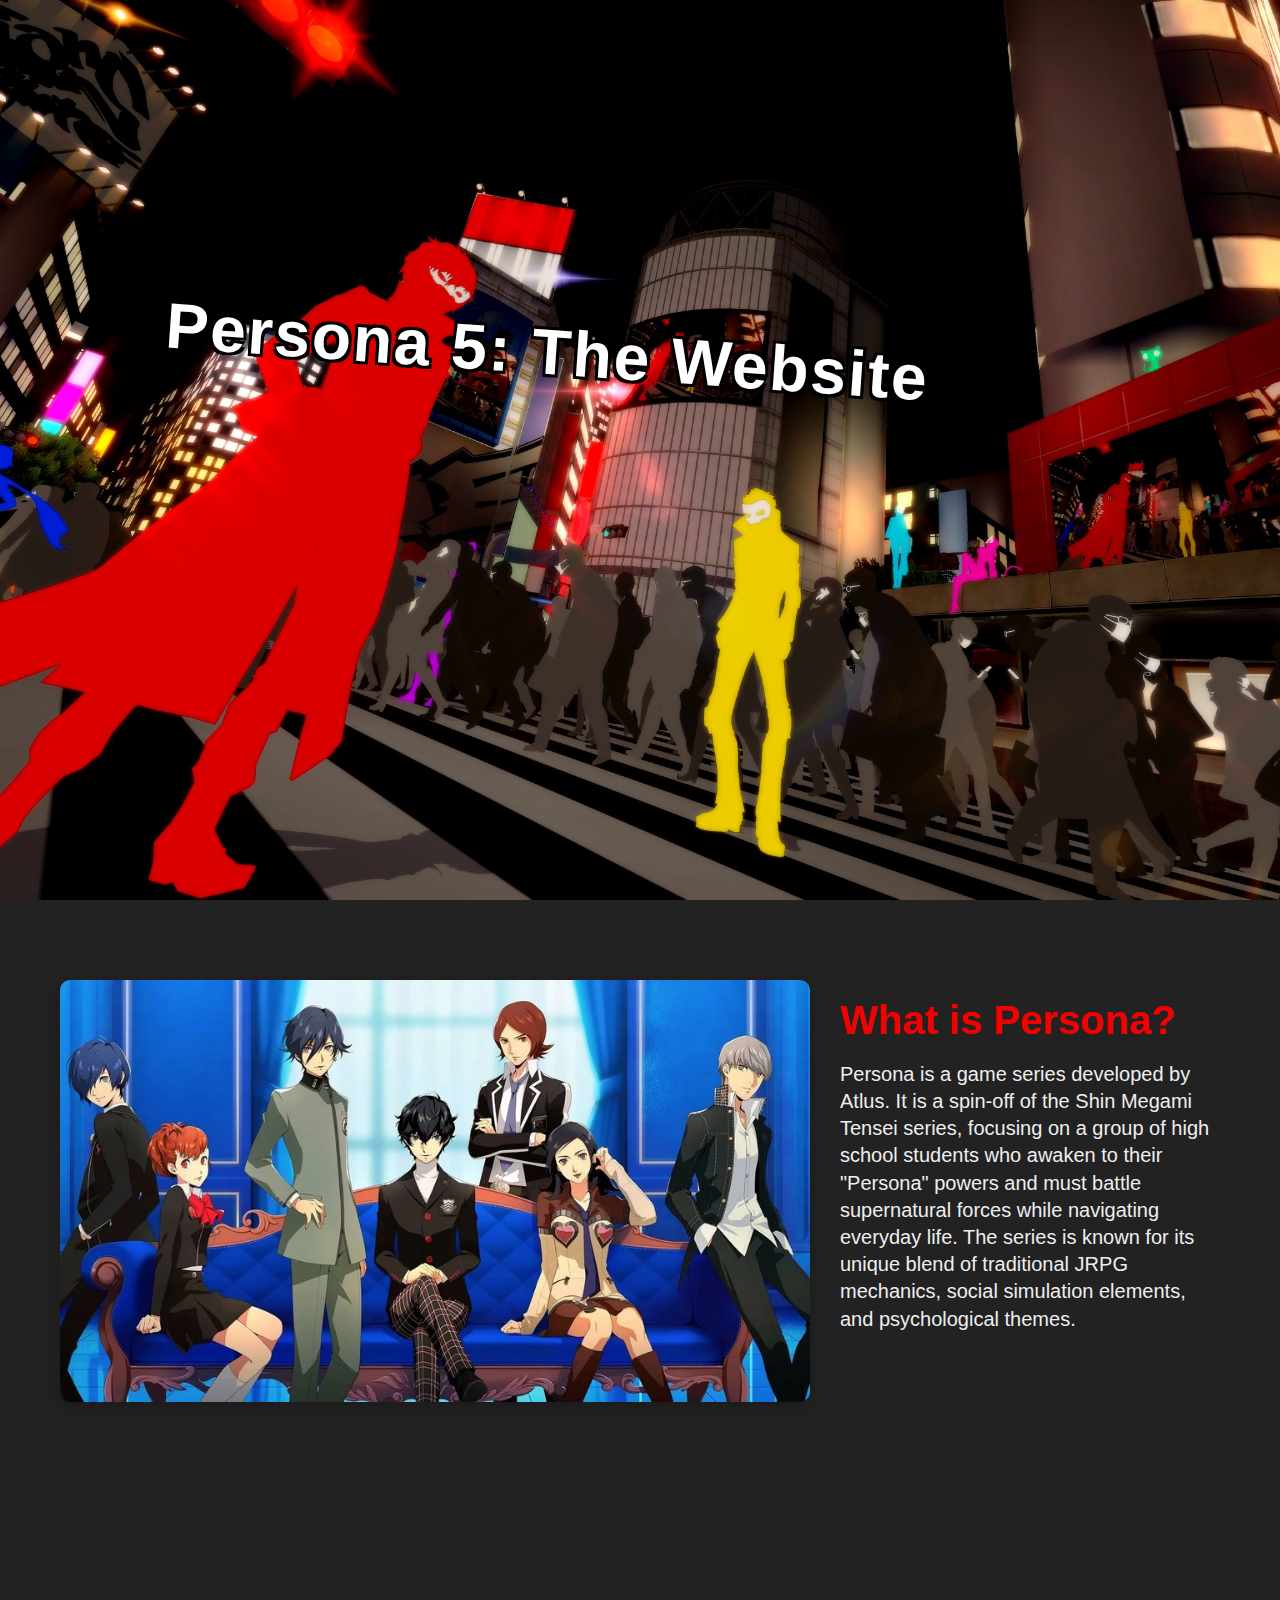
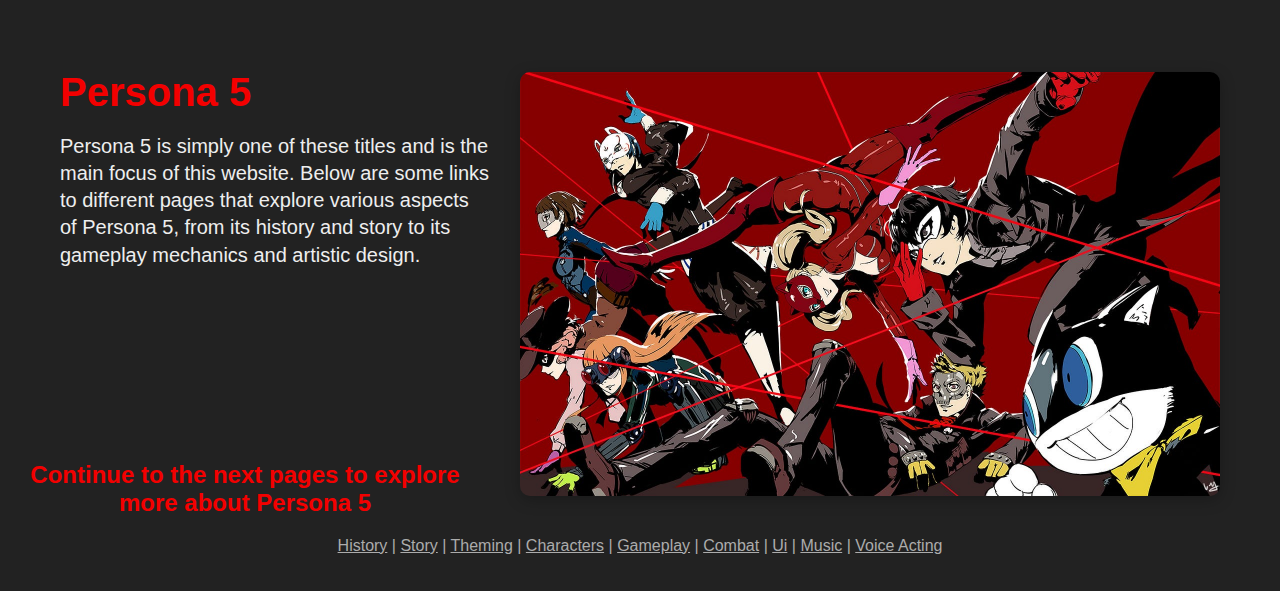
<file: index.html>
<!DOCTYPE html>
<html lang="en">
<head>
    <meta charset="UTF-8" />
    <meta name="viewport" content="width=device-width, initial-scale=1.0" />
    <title>Persona 5 Website</title>
    <style>
        body {
            margin: 0;
            font-family: Arial, sans-serif;
            overflow-x: hidden;
            background: #222;
        }
        .top-section {
            position: relative;
            height: 100vh;
            width: 100%;
            overflow: hidden;
        }
        .top-section img {
            width: 100%;
            height: 100%;
            object-fit: cover;
            transition: filter 0.3s ease;
        }
        .bottom-section {
            padding: 80px 60px;
            background: #222;
            min-height: 95vh;
        }
        .img-top-left {
            float: left;
            width: 750px;
            margin: 0 30px 20px 0;
            border-radius: 10px;
            box-shadow: 0 4px 15px rgba(0,0,0,0.25);
        }
        .img-bottom-right {
            float: right;
            width: 700px;
            margin: 20px 0 20px 30px;
            border-radius: 10px;
            box-shadow: 0 4px 15px rgba(0,0,0,0.25);
        }
        .bottom-text {
            font-size: 1.25rem;
            line-height: 1.7rem;
            color: #eee;
        }
        a {
            color: #acacac;
        }
        h1, h2 {
            color: rgb(243, 0, 0);
        }
        .title-right {
        position: absolute;
        top: 35%;
        right: 350px;
        transform: rotate(4deg);
        font-size: 4rem;
        font-weight: 900;
        color: white;
        text-shadow: 
            3px 3px 0 #000000,
            -3px -3px 0 #000000,
            3px -3px 0 #000000,
            -3px 3px 0 #000000;
        font-family: Impact, Arial Black, sans-serif;
        letter-spacing: 2px;
        z-index: 10;
        user-select: none;
        }


    </style>
</head>

<body>
<div class="top-section">
    <img id="main" src="Assets/main.jpg" alt="Top Image">
    <div class="title-right">Persona 5: The Website</div>
</div>
<div class="bottom-section">
    <img class="img-top-left" src="Assets/topLeft.jpg" alt="Image 1">
    
    <div class="bottom-text">
        <h1>What is Persona?</h1>
        <p>
            Persona is a game series developed by Atlus. It is a spin-off of the Shin Megami Tensei series, focusing on a group of high school students who awaken to their "Persona" powers and must battle supernatural forces while navigating everyday life. The series is known for its unique blend of traditional JRPG mechanics, social simulation elements, and psychological themes.
        </p>
        <br><br><br><br><br><br><br><br><br><br><br>
        <img class="img-bottom-right" src="Assets/bottomLeft.jpg" alt="Image 2">
        <h1>Persona 5</h1>
        <p>
            Persona 5 is simply one of these titles and is the main focus of this website. Below are some links to different pages that explore various aspects of Persona 5, from its history and story to its gameplay mechanics and artistic design.
        </p>
    </div>


</div>

<script>
    const main = document.getElementById("main");

    window.addEventListener("scroll", () => {
        const scrollY = window.scrollY;
        const maxBlur = 10;
        const blurValue = Math.min(scrollY / 40, maxBlur);
        main.style.filter = `blur(${blurValue}px)`;
    });
</script>

<br><br><br><br>

<div style= "text-align : center; color : white;"> 
    <h2>Continue to the next pages to explore more about Persona 5</h2>
    <a href="2-history.html">History</a>
    <a> | </a>
    <a href="3-story.html">Story</a>
    <a> | </a>
    <a href="4-theming.html">Theming</a>
    <a> | </a>
    <a href="5-characters.html">Characters</a>
    <a> | </a>
    <a href="6-gameplay.html">Gameplay</a>
    <a> | </a>
    <a href="7-combat.html">Combat</a>
    <a> | </a>
    <a href="8-ui.html">Ui</a>
    <a> | </a>
    <a href="9-music.html">Music</a>
    <a> | </a>
    <a href="10-voiceActing.html">Voice Acting</a>
</div> 
<br><br>

</body>

</html>
</file>
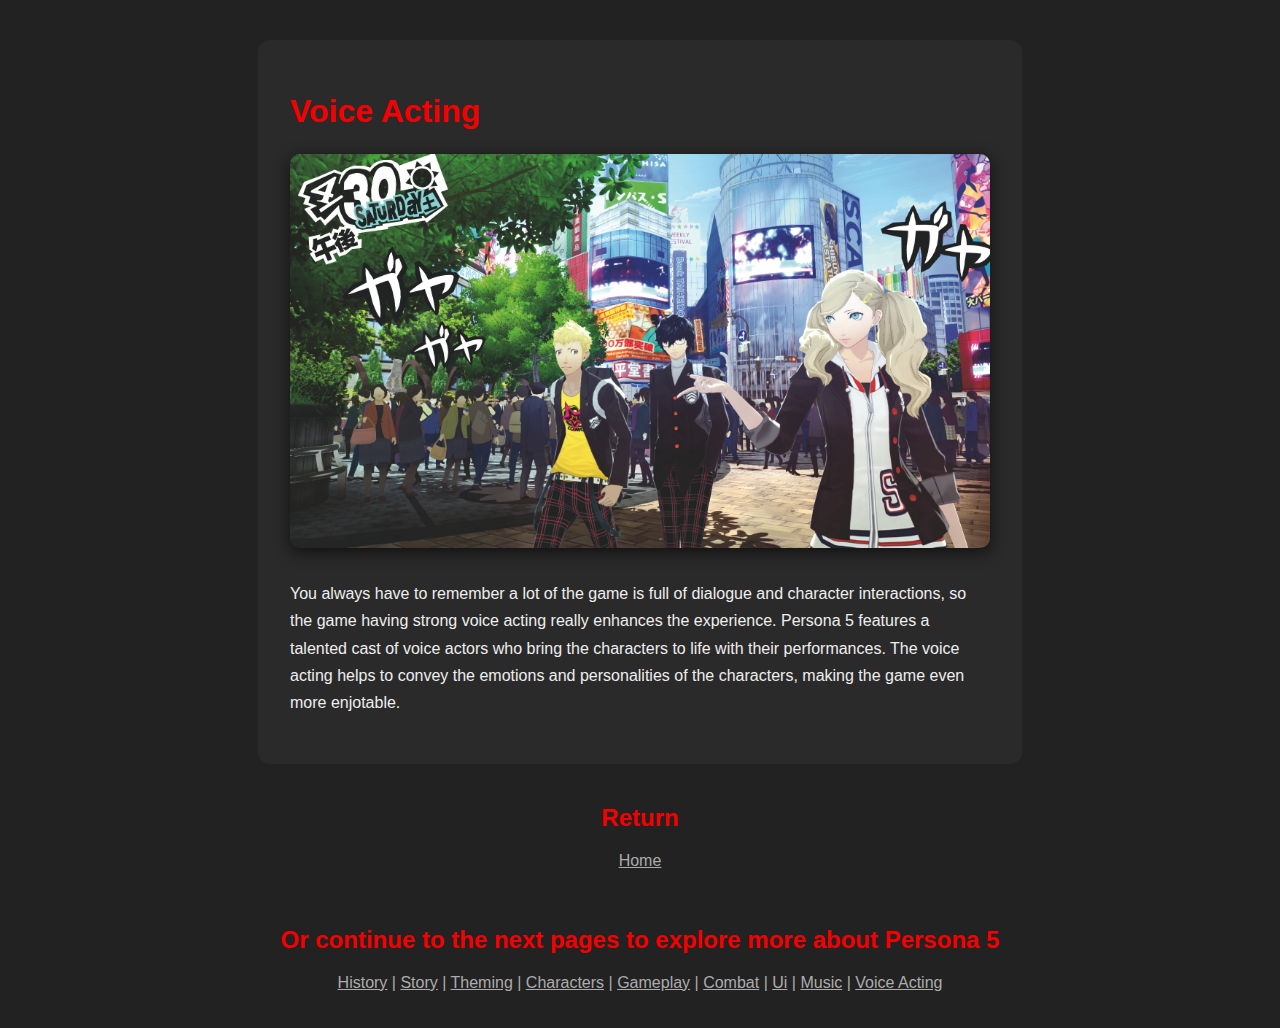
<file: 10-voiceActing.html>
<!DOCTYPE html>
<html lang="en">
<head>
  <meta charset="UTF-8">
  <title>Voice Acting</title>
  <style>
    body { font-family: Arial, sans-serif; background: #222; color: #eee; margin: 0; padding: 0; }
    .container { max-width: 700px; margin: 40px auto; background: #2a2a2a; padding: 32px; border-radius: 12px; }
    h1, h2 { color: rgb(243, 0, 0); }
    p { line-height: 1.7; }
    ul { margin-left: 24px; }
    .img { display: block; margin: 24px auto 32px auto; max-width: 720px; width: 100%; border-radius: 10px; box-shadow: 0 4px 16px #111; }
    a { color: #acacac; }
  </style>
</head>
<body>
  <div class="container">
    <h1>Voice Acting</h1>
    <img src="Assets/va.jpg" alt="Image" class="img">
    <p>
      You always have to remember a lot of the game is full of dialogue and character interactions, so the game having strong voice acting really enhances the experience. Persona 5 features a talented cast of voice actors who bring the characters to life with their performances. The voice acting helps to convey the emotions and personalities of the characters, making the game even more enjotable.
    </p>


  </div>

  <div style= "text-align : center; color : white;"> 
    <h2>Return</h2>
    <a href="index.html">Home</a>
  </div>
  <br><br>

<div style= "text-align : center; color : white;"> 
    <h2>Or continue to the next pages to explore more about Persona 5</h2>
    <a href="2-history.html">History</a>
    <a> | </a>
    <a href="3-story.html">Story</a>
    <a> | </a>
    <a href="4-theming.html">Theming</a>
    <a> | </a>
    <a href="5-characters.html">Characters</a>
    <a> | </a>
    <a href="6-gameplay.html">Gameplay</a>
    <a> | </a>
    <a href="7-combat.html">Combat</a>
    <a> | </a>
    <a href="8-ui.html">Ui</a>
    <a> | </a>
    <a href="9-music.html">Music</a>
    <a> | </a>
    <a href="10-voiceActing.html">Voice Acting</a>
</div> 
<br><br>  

</body>
</html>
</file>
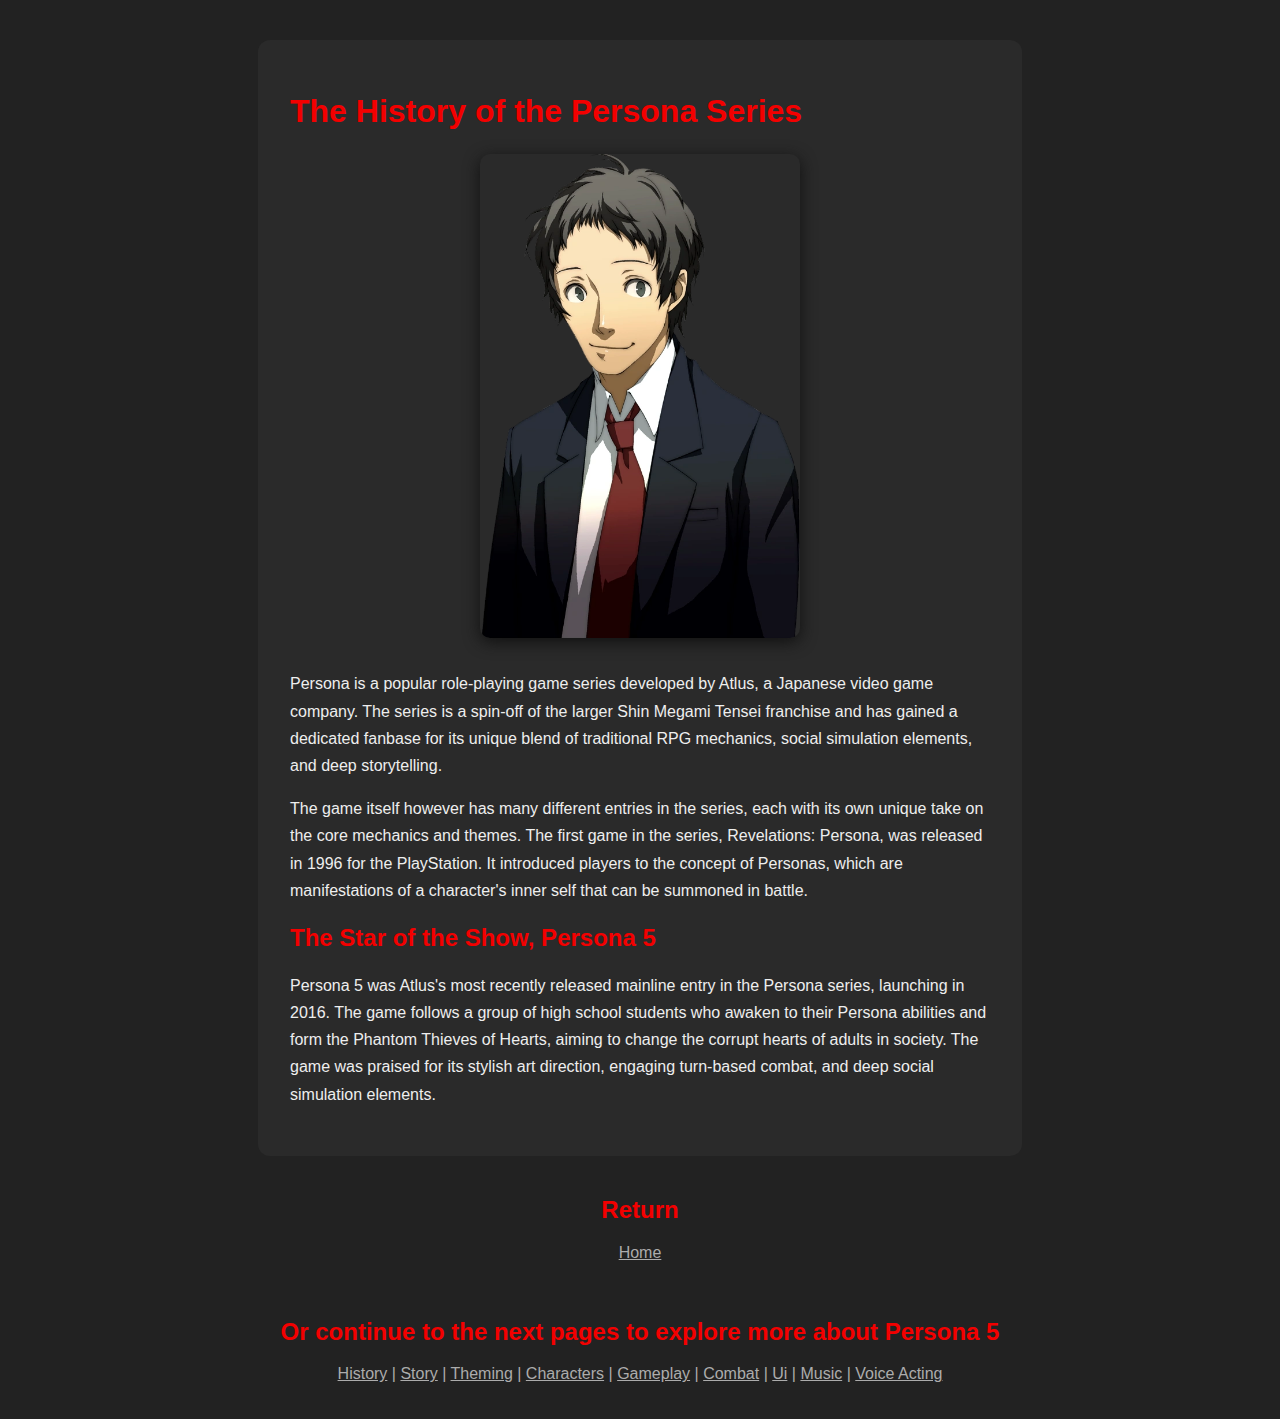
<file: 2-history.html>
<!DOCTYPE html>
<html lang="en">
<head>
  <meta charset="UTF-8">
  <title>History</title>
  <style>
    body { font-family: Arial, sans-serif; background: #222; color: #eee; margin: 0; padding: 0; }
    .container { max-width: 700px; margin: 40px auto; background: #2a2a2a; padding: 32px; border-radius: 12px; }
    h1, h2 { color: rgb(243, 0, 0); }
    p { line-height: 1.7; }
    ul { margin-left: 24px; }
    .img { display: block; margin: 24px auto 32px auto; max-width: 320px; width: 100%; border-radius: 10px; box-shadow: 0 4px 16px #111; }
    a { color: #acacac; }
  </style>
</head>
<body>
  <div class="container">
    <h1>The History of the Persona Series</h1>
    <img src="Assets/Adachi.png" alt="Image" class="img">
    <p>
      Persona is a popular role-playing game series developed by Atlus, a Japanese video game company. The series is a spin-off of the larger Shin Megami Tensei franchise and has gained a dedicated fanbase for its unique blend of traditional RPG mechanics, social simulation elements, and deep storytelling.
    </p>
    <p>
      The game itself however has many different entries in the series, each with its own unique take on the core mechanics and themes. The first game in the series, Revelations: Persona, was released in 1996 for the PlayStation. It introduced players to the concept of Personas, which are manifestations of a character's inner self that can be summoned in battle.
    </p>
    <h2>The Star of the Show, Persona 5</h2>
    <p>
      Persona 5 was Atlus's most recently released mainline entry in the Persona series, launching in 2016. The game follows a group of high school students who awaken to their Persona abilities and form the Phantom Thieves of Hearts, aiming to change the corrupt hearts of adults in society. The game was praised for its stylish art direction, engaging turn-based combat, and deep social simulation elements.
    </p>
  </div>

  <div style= "text-align : center; color : rgb(168, 163, 163);;"> 
    <h2>Return</h2>
    <a href="index.html">Home</a>
  </div>
  <br><br>

<div style= "text-align : center; color : rgb(168, 163, 163);;"> 
    <h2>Or continue to the next pages to explore more about Persona 5</h2>
    <a href="2-history.html">History</a>
    <a> | </a>
    <a href="3-story.html">Story</a>
    <a> | </a>
    <a href="4-theming.html">Theming</a>
    <a> | </a>
    <a href="5-characters.html">Characters</a>
    <a> | </a>
    <a href="6-gameplay.html">Gameplay</a>
    <a> | </a>
    <a href="7-combat.html">Combat</a>
    <a> | </a>
    <a href="8-ui.html">Ui</a>
    <a> | </a>
    <a href="9-music.html">Music</a>
    <a> | </a>
    <a href="10-voiceActing.html">Voice Acting</a>
</div> 
<br><br>  

</body>
</html>
</file>
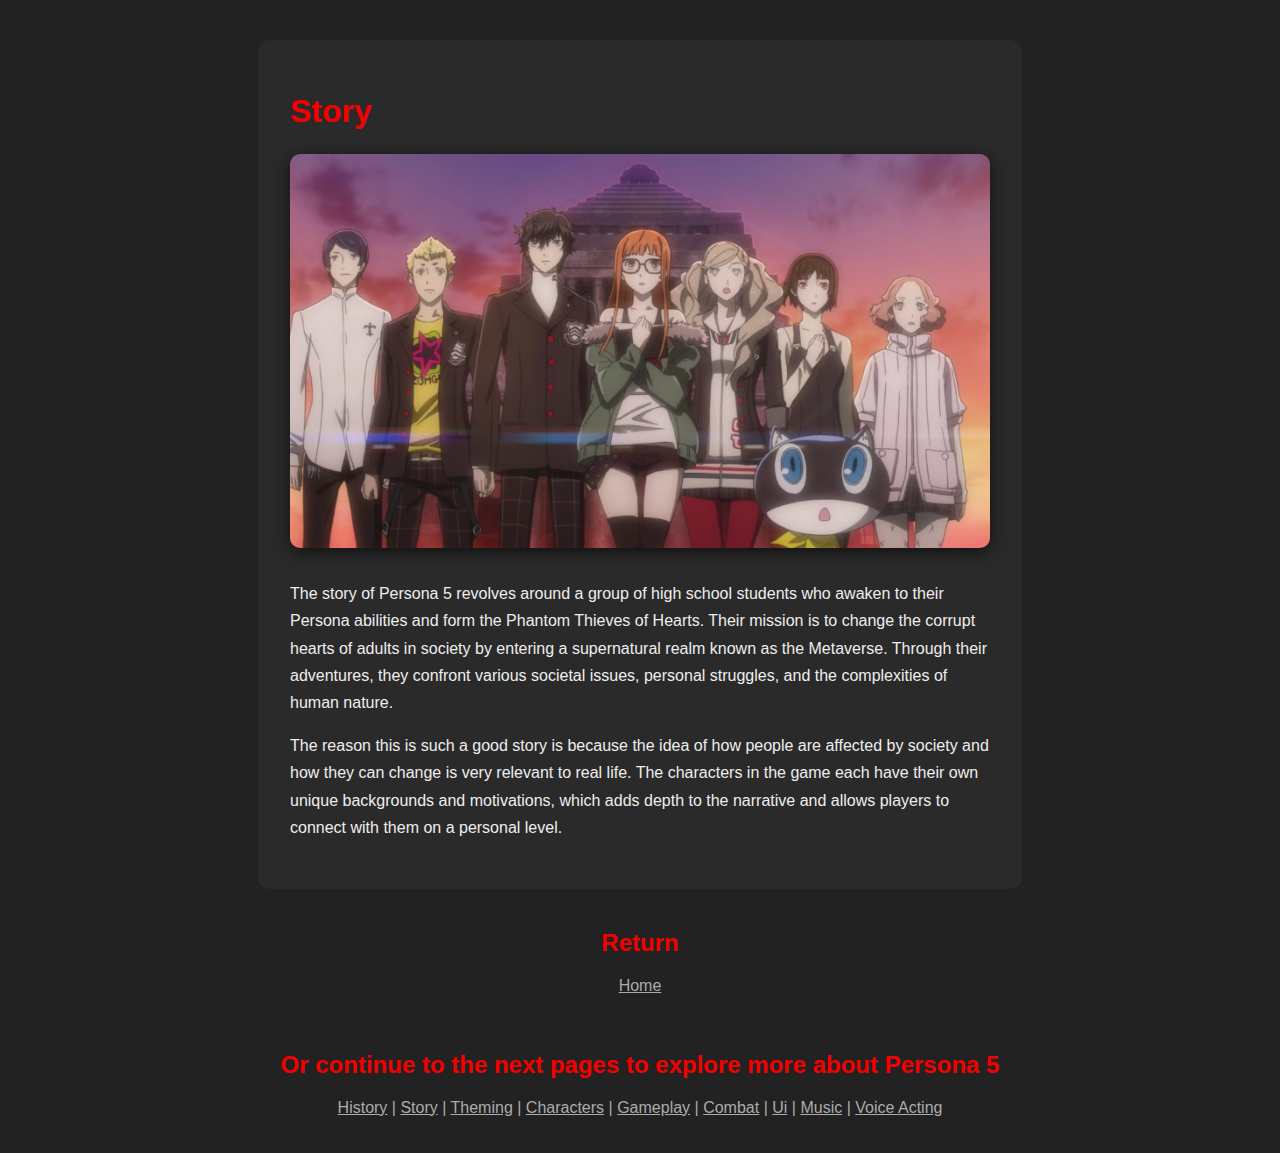
<file: 3-story.html>
<!DOCTYPE html>
<html lang="en">
<head>
  <meta charset="UTF-8">
  <title>History</title>
  <style>
    body { font-family: Arial, sans-serif; background: #222; color: #eee; margin: 0; padding: 0; }
    .container { max-width: 700px; margin: 40px auto; background: #2a2a2a; padding: 32px; border-radius: 12px; }
    h1, h2 { color: rgb(243, 0, 0); }
    p { line-height: 1.7; }
    ul { margin-left: 24px; }
    .img { display: block; margin: 24px auto 32px auto; max-width: 820px; width: 100%; border-radius: 10px; box-shadow: 0 4px 16px #111; }
    a { color: #acacac; }
  </style>
</head>
<body>
  <div class="container">
    <h1>Story</h1>
    <img src="Assets/p5friends.png" alt="Image" class="img">
    <p>
      The story of Persona 5 revolves around a group of high school students who awaken to their Persona abilities and form the Phantom Thieves of Hearts. Their mission is to change the corrupt hearts of adults in society by entering a supernatural realm known as the Metaverse. Through their adventures, they confront various societal issues, personal struggles, and the complexities of human nature.
    </p>

    <p>
      The reason this is such a good story is because the idea of how people are affected by society and how they can change is very relevant to real life. The characters in the game each have their own unique backgrounds and motivations, which adds depth to the narrative and allows players to connect with them on a personal level.
    </p>


  </div>

  <div style= "text-align : center; color : white;"> 
    <h2>Return</h2>
    <a href="index.html">Home</a>
  </div>
  <br><br>

<div style= "text-align : center; color : white;"> 
    <h2>Or continue to the next pages to explore more about Persona 5</h2>
    <a href="2-history.html">History</a>
    <a> | </a>
    <a href="3-story.html">Story</a>
    <a> | </a>
    <a href="4-theming.html">Theming</a>
    <a> | </a>
    <a href="5-characters.html">Characters</a>
    <a> | </a>
    <a href="6-gameplay.html">Gameplay</a>
    <a> | </a>
    <a href="7-combat.html">Combat</a>
    <a> | </a>
    <a href="8-ui.html">Ui</a>
    <a> | </a>
    <a href="9-music.html">Music</a>
    <a> | </a>
    <a href="10-voiceActing.html">Voice Acting</a>
</div> 
<br><br>  


</body>
</html>
</file>
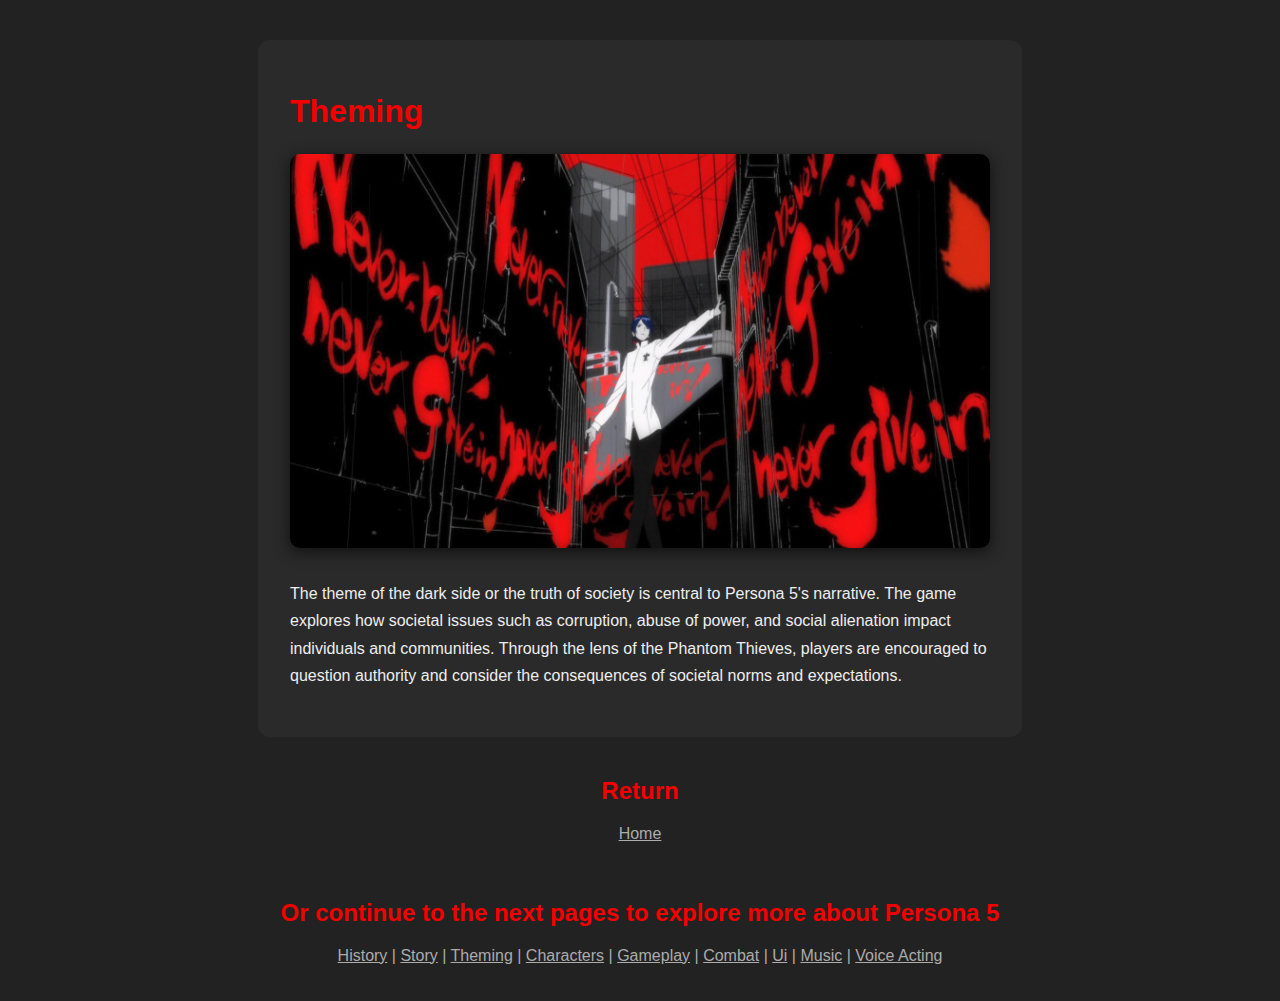
<file: 4-theming.html>
<!DOCTYPE html>
<html lang="en">
<head>
  <meta charset="UTF-8">
  <title>Theming</title>
  <style>
    body { font-family: Arial, sans-serif; background: #222; color: #eee; margin: 0; padding: 0; }
    .container { max-width: 700px; margin: 40px auto; background: #2a2a2a; padding: 32px; border-radius: 12px; }
    h1, h2 { color: rgb(243, 0, 0); }
    p { line-height: 1.7; }
    ul { margin-left: 24px; }
    .img { display: block; margin: 24px auto 32px auto; max-width: 720px; width: 100%; border-radius: 10px; box-shadow: 0 4px 16px #111; }
    a { color: #acacac; }
  </style>
</head>
<body>
  <div class="container">
    <h1>Theming</h1>
    <img src="Assets/theme.jpg" alt="Image" class="img">
    <p>
      The theme of the dark side or the truth of society is central to Persona 5's narrative. The game explores how societal issues such as corruption, abuse of power, and social alienation impact individuals and communities. Through the lens of the Phantom Thieves, players are encouraged to question authority and consider the consequences of societal norms and expectations.
    </p>

  </div>

  <div style= "text-align : center; color : white;"> 
    <h2>Return</h2>
    <a href="index.html">Home</a>
  </div>
  <br><br>

<div style= "text-align : center; color : white;"> 
    <h2>Or continue to the next pages to explore more about Persona 5</h2>
    <a href="2-history.html">History</a>
    <a> | </a>
    <a href="3-story.html">Story</a>
    <a> | </a>
    <a href="4-theming.html">Theming</a>
    <a> | </a>
    <a href="5-characters.html">Characters</a>
    <a> | </a>
    <a href="6-gameplay.html">Gameplay</a>
    <a> | </a>
    <a href="7-combat.html">Combat</a>
    <a> | </a>
    <a href="8-ui.html">Ui</a>
    <a> | </a>
    <a href="9-music.html">Music</a>
    <a> | </a>
    <a href="10-voiceActing.html">Voice Acting</a>
</div> 
<br><br>  

</body>
</html>
</file>
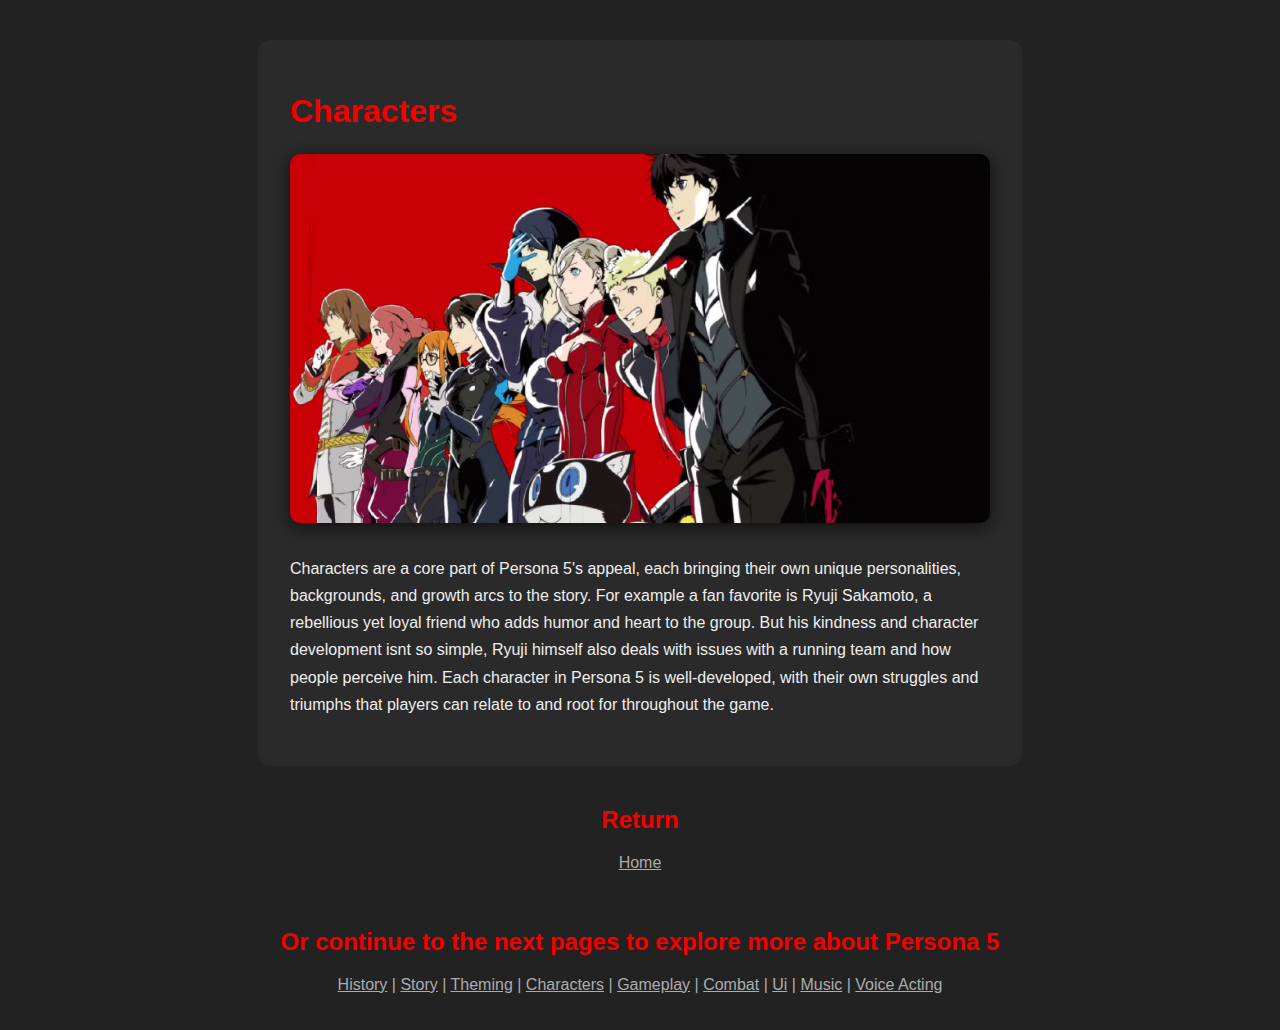
<file: 5-characters.html>
<!DOCTYPE html>
<html lang="en">
<head>
  <meta charset="UTF-8">
  <title>Characters</title>
  <style>
    body { font-family: Arial, sans-serif; background: #222; color: #eee; margin: 0; padding: 0; }
    .container { max-width: 700px; margin: 40px auto; background: #2a2a2a; padding: 32px; border-radius: 12px; }
    h1, h2 { color: rgb(243, 0, 0); }
    p { line-height: 1.7; }
    ul { margin-left: 24px; }
    img { display: block; margin: 24px auto 32px auto; max-width: 720px; width: 100%; border-radius: 10px; box-shadow: 0 4px 16px #111; }
    a { color: #acacac; }
  </style>
</head>
<body>
  <div class="container">
    <h1>Characters</h1>
    <img src="Assets/characters.png" alt="Image" class="img">
    <p>
      Characters are a core part of Persona 5's appeal, each bringing their own unique personalities, backgrounds, and growth arcs to the story. For example a fan favorite is Ryuji Sakamoto, a rebellious yet loyal friend who adds humor and heart to the group. But his kindness and character development isnt so simple, Ryuji himself also deals with issues with a running team and how people perceive him. Each character in Persona 5 is well-developed, with their own struggles and triumphs that players can relate to and root for throughout the game.
    </p>


  </div>

  <div style= "text-align : center; color : white;"> 
    <h2>Return</h2>
    <a href="index.html">Home</a>
  </div>
  <br><br>

<div style= "text-align : center; color : white;"> 
    <h2>Or continue to the next pages to explore more about Persona 5</h2>
    <a href="2-history.html">History</a>
    <a> | </a>
    <a href="3-story.html">Story</a>
    <a> | </a>
    <a href="4-theming.html">Theming</a>
    <a> | </a>
    <a href="5-characters.html">Characters</a>
    <a> | </a>
    <a href="6-gameplay.html">Gameplay</a>
    <a> | </a>
    <a href="7-combat.html">Combat</a>
    <a> | </a>
    <a href="8-ui.html">Ui</a>
    <a> | </a>
    <a href="9-music.html">Music</a>
    <a> | </a>
    <a href="10-voiceActing.html">Voice Acting</a>
</div> 
<br><br>  

</body>
</html>
</file>
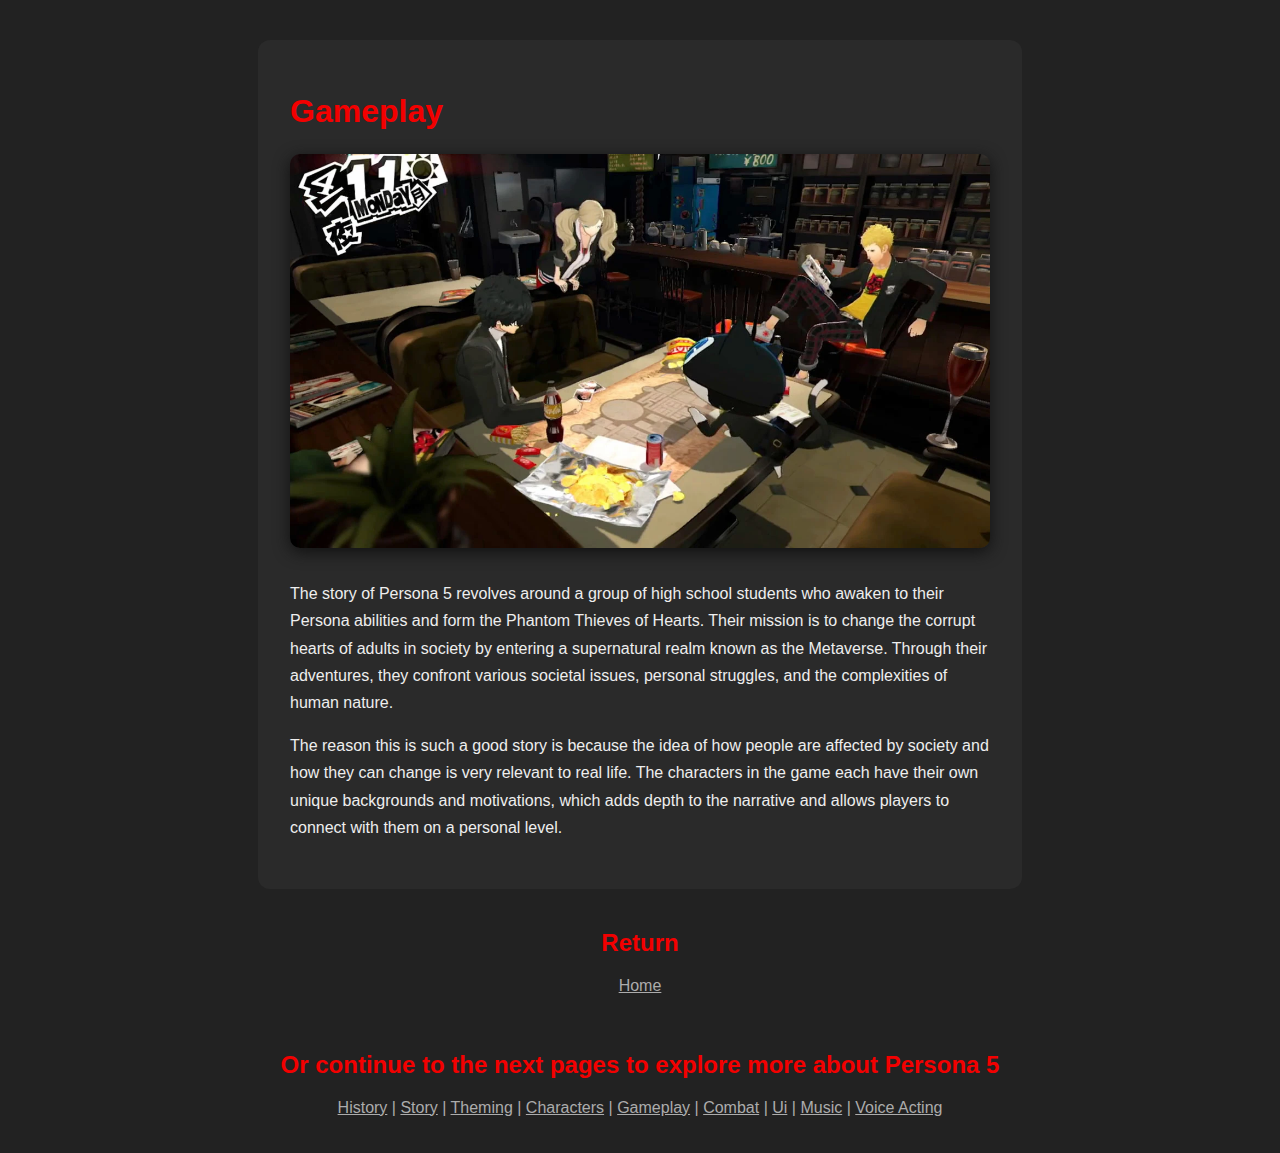
<file: 6-gameplay.html>
<!DOCTYPE html>
<html lang="en">
<head>
  <meta charset="UTF-8">
  <title>Gameplay</title>
  <style>
    body { font-family: Arial, sans-serif; background: #222; color: #eee; margin: 0; padding: 0; }
    .container { max-width: 700px; margin: 40px auto; background: #2a2a2a; padding: 32px; border-radius: 12px; }
    h1, h2 { color: rgb(243, 0, 0); }
    p { line-height: 1.7; }
    ul { margin-left: 24px; }
    .img { display: block; margin: 24px auto 32px auto; max-width: 720px; width: 100%; border-radius: 10px; box-shadow: 0 4px 16px #111; }
    a { color: #acacac; }
  </style>
</head>
<body>
  <div class="container">
    <h1>Gameplay</h1>
    <img src="Assets/leblanc.png" alt="Image" class="img">
    <p>
      The story of Persona 5 revolves around a group of high school students who awaken to their Persona abilities and form the Phantom Thieves of Hearts. Their mission is to change the corrupt hearts of adults in society by entering a supernatural realm known as the Metaverse. Through their adventures, they confront various societal issues, personal struggles, and the complexities of human nature.
    </p>

    <p>
      The reason this is such a good story is because the idea of how people are affected by society and how they can change is very relevant to real life. The characters in the game each have their own unique backgrounds and motivations, which adds depth to the narrative and allows players to connect with them on a personal level.
    </p>


  </div>

  <div style= "text-align : center; color : white;"> 
    <h2>Return</h2>
    <a href="index.html">Home</a>
  </div>
  <br><br>

<div style= "text-align : center; color : white;"> 
    <h2>Or continue to the next pages to explore more about Persona 5</h2>
    <a href="2-history.html">History</a>
    <a> | </a>
    <a href="3-story.html">Story</a>
    <a> | </a>
    <a href="4-theming.html">Theming</a>
    <a> | </a>
    <a href="5-characters.html">Characters</a>
    <a> | </a>
    <a href="6-gameplay.html">Gameplay</a>
    <a> | </a>
    <a href="7-combat.html">Combat</a>
    <a> | </a>
    <a href="8-ui.html">Ui</a>
    <a> | </a>
    <a href="9-music.html">Music</a>
    <a> | </a>
    <a href="10-voiceActing.html">Voice Acting</a>
</div> 
<br><br>    

</body>
</html>
</file>
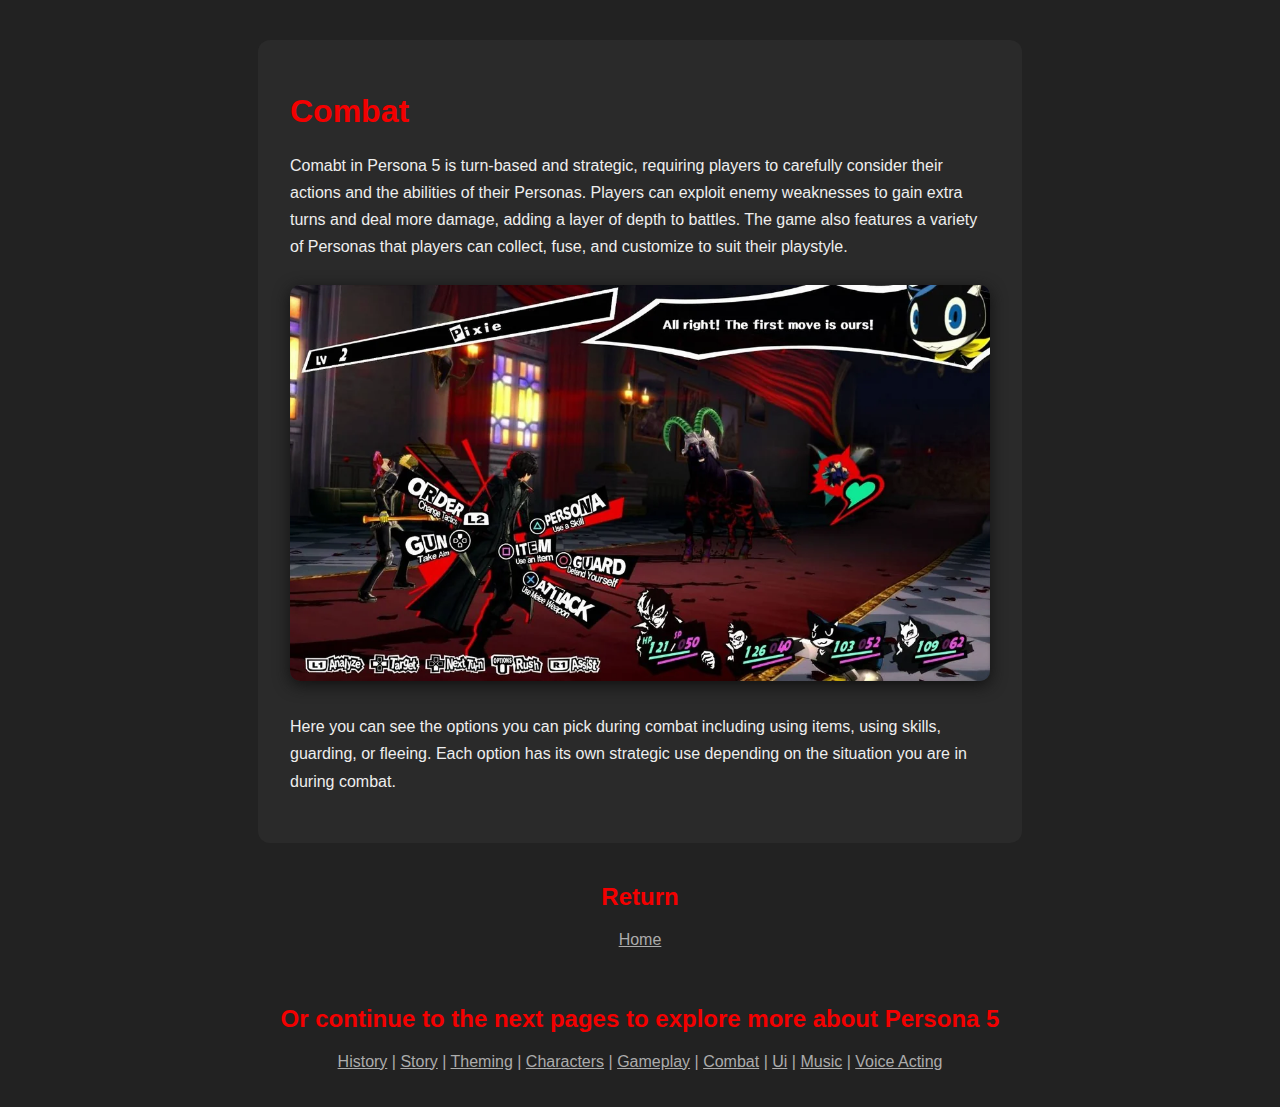
<file: 7-combat.html>
<!DOCTYPE html>
<html lang="en">
<head>
  <meta charset="UTF-8">
  <title>Combat</title>
  <style>
    body { font-family: Arial, sans-serif; background: #222; color: #eee; margin: 0; padding: 0; }
    .container { max-width: 700px; margin: 40px auto; background: #2a2a2a; padding: 32px; border-radius: 12px; }
    h1, h2 { color: rgb(243, 0, 0); }
    p { line-height: 1.7; }
    ul { margin-left: 24px; }
    .img { display: block; margin: 24px auto 32px auto; max-width: 820px; width: 100%; border-radius: 10px; box-shadow: 0 4px 16px #111; }
    a { color: #acacac; }
  </style>
</head>
<body>
  <div class="container">
    <h1>Combat</h1>
    <p>
      Comabt in Persona 5 is turn-based and strategic, requiring players to carefully consider their actions and the abilities of their Personas. Players can exploit enemy weaknesses to gain extra turns and deal more damage, adding a layer of depth to battles. The game also features a variety of Personas that players can collect, fuse, and customize to suit their playstyle.
    </p>

    <img src="Assets/combat.png" alt="Image" class="img">

    <p>
      Here you can see the options you can pick during combat including using items, using skills, guarding, or fleeing. Each option has its own strategic use depending on the situation you are in during combat.
    </p>


  </div>

  <div style= "text-align : center; color : white;"> 
    <h2>Return</h2>
    <a href="index.html">Home</a>
  </div>
  <br><br>

<div style= "text-align : center; color : white;"> 
    <h2>Or continue to the next pages to explore more about Persona 5</h2>
    <a href="2-history.html">History</a>
    <a> | </a>
    <a href="3-story.html">Story</a>
    <a> | </a>
    <a href="4-theming.html">Theming</a>
    <a> | </a>
    <a href="5-characters.html">Characters</a>
    <a> | </a>
    <a href="6-gameplay.html">Gameplay</a>
    <a> | </a>
    <a href="7-combat.html">Combat</a>
    <a> | </a>
    <a href="8-ui.html">Ui</a>
    <a> | </a>
    <a href="9-music.html">Music</a>
    <a> | </a>
    <a href="10-voiceActing.html">Voice Acting</a>
</div> 
<br><br>  

</body>
</html>
</file>
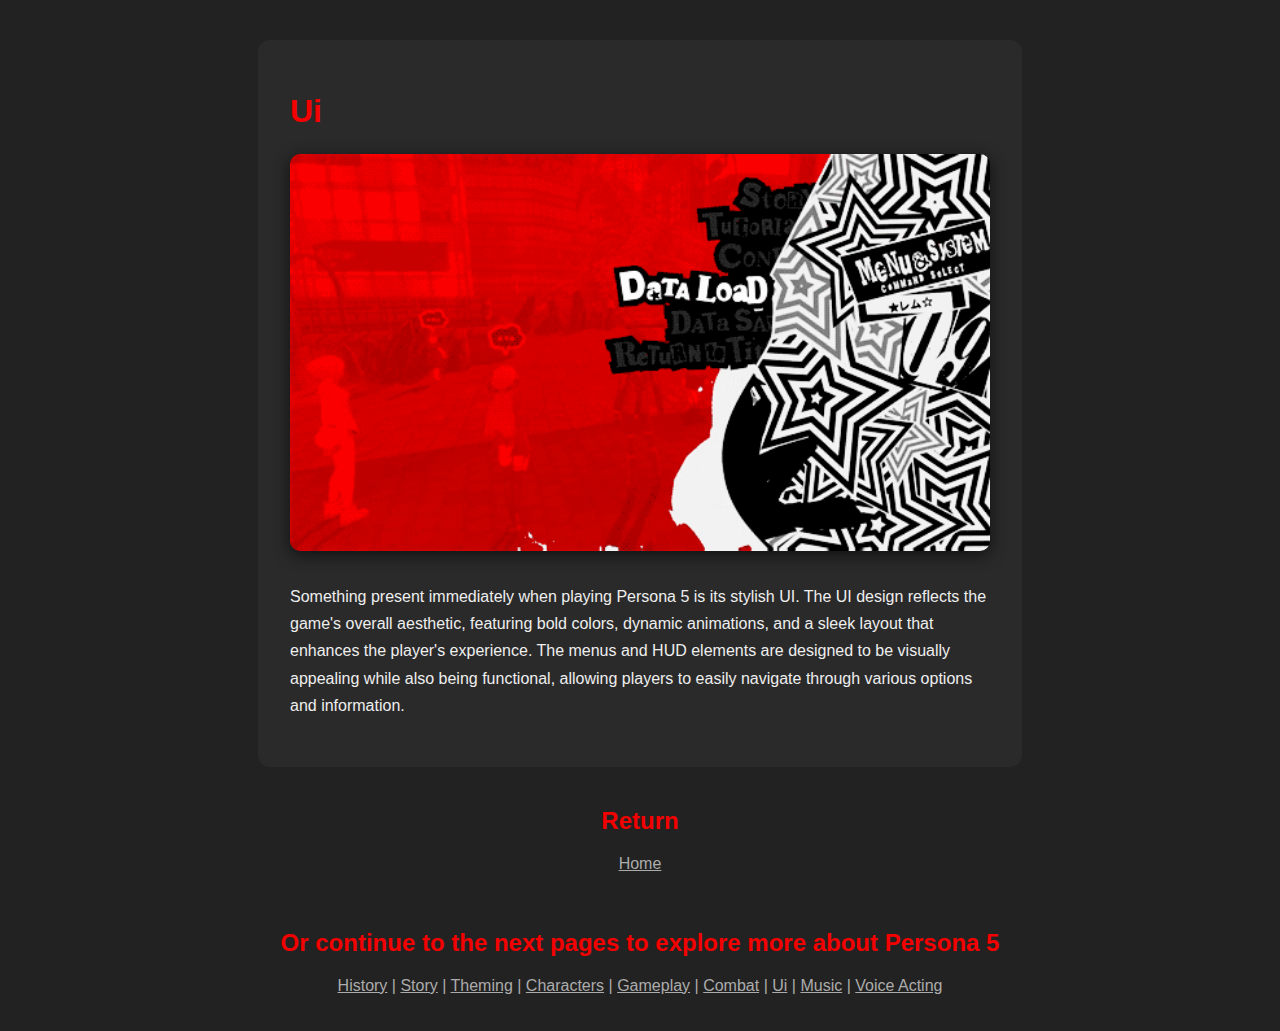
<file: 8-ui.html>
<!DOCTYPE html>
<html lang="en">
<head>
  <meta charset="UTF-8">
  <title>Ui</title>
  <style>
    body { font-family: Arial, sans-serif; background: #222; color: #eee; margin: 0; padding: 0; }
    .container { max-width: 700px; margin: 40px auto; background: #2a2a2a; padding: 32px; border-radius: 12px; }
    h1, h2 { color: rgb(243, 0, 0); }
    p { line-height: 1.7; }
    ul { margin-left: 24px; }
    .img { display: block; margin: 24px auto 32px auto; max-width: 720px; width: 100%; border-radius: 10px; box-shadow: 0 4px 16px #111; }
    a { color: #acacac; }
  </style>
</head>
<body>
  <div class="container">
    <h1>Ui</h1>
    <img src="Assets/tuff.gif" alt="Image" class="img">
    <p>
      Something present immediately when playing Persona 5 is its stylish UI. The UI design reflects the game's overall aesthetic, featuring bold colors, dynamic animations, and a sleek layout that enhances the player's experience. The menus and HUD elements are designed to be visually appealing while also being functional, allowing players to easily navigate through various options and information.
    </p>



  </div>

  <div style= "text-align : center; color : white;"> 
    <h2>Return</h2>
    <a href="index.html">Home</a>
  </div>
  <br><br>

<div style= "text-align : center; color : white;"> 
    <h2>Or continue to the next pages to explore more about Persona 5</h2>
    <a href="2-history.html">History</a>
    <a> | </a>
    <a href="3-story.html">Story</a>
    <a> | </a>
    <a href="4-theming.html">Theming</a>
    <a> | </a>
    <a href="5-characters.html">Characters</a>
    <a> | </a>
    <a href="6-gameplay.html">Gameplay</a>
    <a> | </a>
    <a href="7-combat.html">Combat</a>
    <a> | </a>
    <a href="8-ui.html">Ui</a>
    <a> | </a>
    <a href="9-music.html">Music</a>
    <a> | </a>
    <a href="10-voiceActing.html">Voice Acting</a>
</div> 
<br><br>  

</body>
</html>
</file>
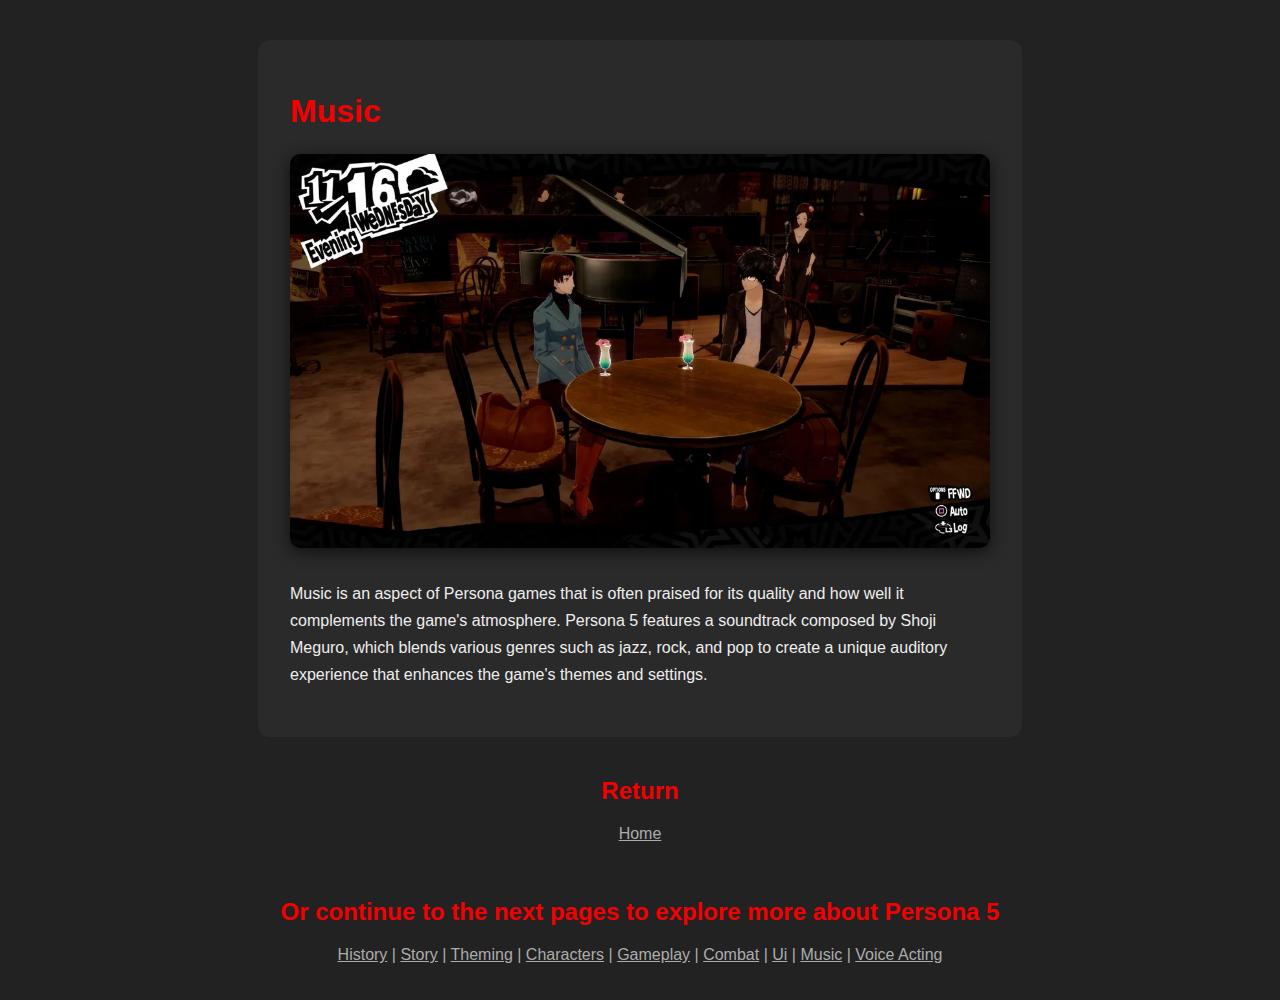
<file: 9-music.html>
<!DOCTYPE html>
<html lang="en">
<head>
  <meta charset="UTF-8">
  <title>Music</title>
  <style>
    body { font-family: Arial, sans-serif; background: #222; color: #eee; margin: 0; padding: 0; }
    .container { max-width: 700px; margin: 40px auto; background: #2a2a2a; padding: 32px; border-radius: 12px; }
    h1, h2 { color: rgb(243, 0, 0); }
    p { line-height: 1.7; }
    ul { margin-left: 24px; }
    .img { display: block; margin: 24px auto 32px auto; max-width: 720px; width: 100%; border-radius: 10px; box-shadow: 0 4px 16px #111; }
    a { color: #acacac; }
  </style>
</head>
<body>
  <div class="container">
    <h1>Music</h1>
    <img src="Assets/jazz.png" alt="Image" class="img">
    <p>
      Music is an aspect of Persona games that is often praised for its quality and how well it complements the game's atmosphere. Persona 5 features a soundtrack composed by Shoji Meguro, which blends various genres such as jazz, rock, and pop to create a unique auditory experience that enhances the game's themes and settings.
    </p>


  </div>

  <div style= "text-align : center; color : white;"> 
    <h2>Return</h2>
    <a href="index.html">Home</a>
  </div>
  <br><br>

<div style= "text-align : center; color : white;"> 
    <h2>Or continue to the next pages to explore more about Persona 5</h2>
    <a href="2-history.html">History</a>
    <a> | </a>
    <a href="3-story.html">Story</a>
    <a> | </a>
    <a href="4-theming.html">Theming</a>
    <a> | </a>
    <a href="5-characters.html">Characters</a>
    <a> | </a>
    <a href="6-gameplay.html">Gameplay</a>
    <a> | </a>
    <a href="7-combat.html">Combat</a>
    <a> | </a>
    <a href="8-ui.html">Ui</a>
    <a> | </a>
    <a href="9-music.html">Music</a>
    <a> | </a>
    <a href="10-voiceActing.html">Voice Acting</a>
</div> 
<br><br>  

</body>
</html>
</file>
